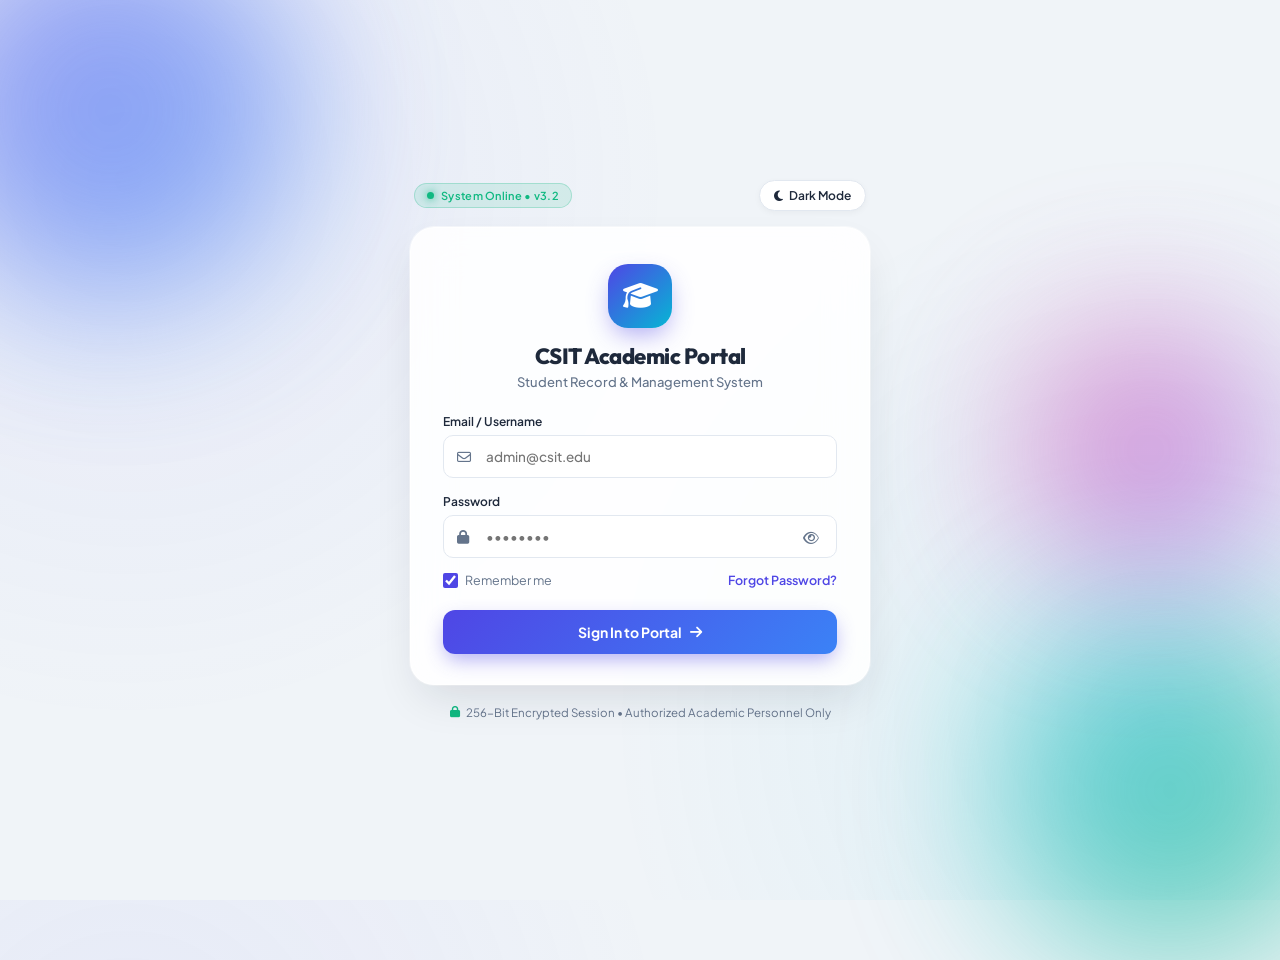
<file: login.html>
<!DOCTYPE html>
<html lang="en">
<head>
    <meta charset="UTF-8">
    <meta name="viewport" content="width=device-width, initial-scale=1.0">
    <title>Login | CSIT Department Academic Portal</title>
    
    <!-- Google Fonts -->
    <link rel="preconnect" href="https://fonts.googleapis.com">
    <link rel="preconnect" href="https://fonts.gstatic.com" crossorigin>
    <link href="https://fonts.googleapis.com/css2?family=Outfit:wght@500;600;700;800&family=Plus+Jakarta+Sans:wght@400;500;600;700;800&display=swap" rel="stylesheet">
    
    <!-- Font Awesome 6.4.0 -->
    <link rel="stylesheet" href="https://cdnjs.cloudflare.com/ajax/libs/font-awesome/6.4.0/css/all.min.css">
    
    <!-- External CSS -->
    <link rel="stylesheet" href="style.css">

    <!-- Immediate Auth Check: If already logged in, redirect straight to dashboard -->
    <script>
        try {
            if (localStorage.getItem("csit_portal_auth_user")) {
                window.location.replace("index.html");
            }
        } catch(e) {}
    </script>
</head>
<body class="login-body">

    <!-- Ambient Glowing Backdrop Orbs -->
    <div class="ambient-orb orb-1"></div>
    <div class="ambient-orb orb-2"></div>
    <div class="ambient-orb orb-3"></div>

    <!-- Toast Notification -->
    <div id="toast" class="toast"></div>

    <!-- Login Container -->
    <div class="login-container">
        
        <!-- Top Status Bar -->
        <div class="login-top-bar">
            <div class="login-status-pill">
                <span class="login-status-dot"></span>
                <span>System Online • v3.2</span>
            </div>
            <button class="login-theme-btn" id="loginThemeToggle" onclick="toggleLoginTheme()">
                <i class="fa-solid fa-moon"></i> <span>Dark Mode</span>
            </button>
        </div>

        <!-- Glassmorphism Login Card -->
        <div class="login-card" id="loginCard">
            
            <!-- Brand & Icon -->
            <div class="login-brand">
                <div class="login-icon-badge">
                    <i class="fa-solid fa-graduation-cap"></i>
                </div>
                <h1>CSIT Academic Portal</h1>
                <p>Student Record & Management System</p>
            </div>

            <!-- Authentication Form -->
            <form class="login-form" id="loginForm" onsubmit="handleLoginSubmit(event)">
                <input type="hidden" id="selectedRole" value="Administrator">

                <div class="form-field">
                    <label for="loginEmail">Email / Username</label>
                    <div class="input-icon-wrapper">
                        <input type="text" id="loginEmail" placeholder="admin@csit.edu" required autocomplete="username">
                        <i class="fa-regular fa-envelope field-icon"></i>
                    </div>
                </div>

                <div class="form-field">
                    <label for="loginPassword">Password</label>
                    <div class="input-icon-wrapper">
                        <input type="password" id="loginPassword" placeholder="••••••••" required autocomplete="current-password">
                        <i class="fa-solid fa-lock field-icon"></i>
                        <button type="button" class="toggle-password-btn" id="togglePasswordBtn" onclick="togglePasswordVisibility()" title="Show/Hide Password">
                            <i class="fa-regular fa-eye"></i>
                        </button>
                    </div>
                </div>

                <div class="form-options-row">
                    <label class="remember-label">
                        <input type="checkbox" id="rememberMe" checked>
                        <span>Remember me</span>
                    </label>
                    <a href="#" class="forgot-link" onclick="openForgotModal(event)">Forgot Password?</a>
                </div>

                <button type="submit" class="btn-login-submit" id="btnLoginSubmit">
                    <span id="btnSubmitText">Sign In to Portal</span>
                    <i class="fa-solid fa-arrow-right" id="btnSubmitIcon"></i>
                </button>
            </form>

        </div>

        <!-- Footer -->
        <div class="login-footer">
            <i class="fa-solid fa-lock"></i>
            <span>256-Bit Encrypted Session • Authorized Academic Personnel Only</span>
        </div>

    </div>

    <!-- Forgot Password Modal -->
    <div class="modal-overlay" id="forgotModal">
        <div class="modal-content" style="max-width: 480px;">
            <div class="modal-header">
                <h2><i class="fa-solid fa-key"></i> Password Recovery</h2>
                <span class="modal-close" onclick="closeForgotModal()">&times;</span>
            </div>
            <div style="padding: 10px 0 20px 0; font-size: 13.5px; line-height: 1.6; color: var(--text-main);">
                <p style="margin-bottom: 12px;">For security reasons in the CSIT Academic Portal, faculty and administrative passwords are reset through the departmental IT cell.</p>
                <div style="background: var(--bg-body); border: 1px solid var(--border-color); padding: 14px; border-radius: 10px; margin-bottom: 12px;">
                    <p style="font-weight: 700; margin-bottom: 4px;"><i class="fa-solid fa-building-columns"></i> Department IT Contact:</p>
                    <p><i class="fa-solid fa-envelope"></i> it-support@csitportal.edu.in</p>
                    <p><i class="fa-solid fa-phone"></i> +91 22 2548 7900 (Ext. 204)</p>
                </div>
            </div>
            <div class="modal-footer" style="margin-top: 10px;">
                <button type="button" class="btn-cancel" onclick="closeForgotModal()">Close</button>
            </div>
        </div>
    </div>

    <!-- External Login Logic -->
    <script src="login.js"></script>
</body>
</html>
</file>
<file: style.css>
@import url('https://fonts.googleapis.com/css2?family=Plus+Jakarta+Sans:wght@400;500;600;700;800&family=Outfit:wght@500;600;700;800&display=swap');

* {
    margin: 0;
    padding: 0;
    box-sizing: border-box;
    font-family: 'Plus Jakarta Sans', -apple-system, BlinkMacSystemFont, 'Segoe UI', Roboto, sans-serif;
}

:root {
    --bg-body: #f0f4f8;
    --bg-card: #ffffff;
    --text-main: #1e293b;
    --text-sub: #64748b;
    --border-color: #e2e8f0;
    --header-bg: #0d1b2a;
    --header-text: #ffffff;
    --table-header-bg: #f8fafc;
    --primary: #4f46e5;
    --primary-hover: #4338ca;
    --primary-glow: rgba(79, 70, 229, 0.25);
    --accent: #06b6d4;
}

body.dark-mode {
    --bg-body: #0b1120;
    --bg-card: #151e32;
    --text-main: #f8fafc;
    --text-sub: #94a3b8;
    --border-color: #243049;
    --header-bg: #030712;
    --header-text: #f8fafc;
    --table-header-bg: #1e293b;
    --primary: #6366f1;
    --primary-hover: #4f46e5;
    --primary-glow: rgba(99, 102, 241, 0.35);
}

body {
    background-color: var(--bg-body);
    color: var(--text-main);
    transition: background-color 0.3s, color 0.3s;
}

/* Toast Notifications */
.toast {
    position: fixed;
    top: 20px;
    right: 20px;
    padding: 12px 20px;
    background: #10b981;
    color: white;
    font-weight: 600;
    border-radius: 8px;
    box-shadow: 0 4px 12px rgba(0,0,0,0.15);
    z-index: 2000;
    display: none;
    animation: fadeIn 0.3s ease-in-out;
}

@keyframes fadeIn {
    from { opacity: 0; transform: translateY(-10px); }
    to { opacity: 1; transform: translateY(0); }
}

/* Header */
header {
    background-color: var(--header-bg);
    color: var(--header-text);
    padding: 15px 30px;
    display: flex;
    justify-content: space-between;
    align-items: center;
}

.header-title {
    display: flex;
    align-items: center;
    gap: 15px;
}

.header-title i {
    font-size: 28px;
    background-color: #1b263b;
    padding: 10px;
    border-radius: 8px;
    color: #00b4d8;
}

.header-title h1 {
    font-size: 20px;
    font-weight: 600;
}

.header-title p {
    font-size: 12px;
    color: #a0aec0;
}

.header-actions {
    display: flex;
    align-items: center;
    gap: 10px;
}

.header-actions button {
    border: none;
    padding: 8px 14px;
    border-radius: 6px;
    cursor: pointer;
    font-size: 13px;
    font-weight: 600;
    display: flex;
    align-items: center;
    gap: 6px;
    transition: transform 0.15s, opacity 0.15s, background-color 0.2s;
}

.header-actions button:hover {
    opacity: 0.92;
    transform: translateY(-1px);
}

.btn-theme { background: #3b82f6; color: white; }
.btn-excel { background: #107c41; color: white; }
.btn-csv { background: #d97706; color: white; }
.btn-trash { background: #ef4444; color: white; position: relative; }
.btn-logout { background: #dc2626; color: white; }

.user-pill {
    display: flex;
    align-items: center;
    gap: 9px;
    background: rgba(255, 255, 255, 0.08);
    border: 1px solid rgba(255, 255, 255, 0.18);
    padding: 5px 12px;
    border-radius: 24px;
    color: var(--header-text);
}

.user-pill i {
    font-size: 20px;
    color: #38bdf8;
}

.user-pill-text {
    display: flex;
    flex-direction: column;
    text-align: left;
    line-height: 1.15;
}

.user-pill-name {
    font-size: 12px;
    font-weight: 700;
}

.user-pill-role {
    font-size: 10px;
    color: #94a3b8;
    text-transform: uppercase;
    letter-spacing: 0.5px;
}

.btn-trash .badge {
    background: white;
    color: #ef4444;
    padding: 2px 6px;
    border-radius: 10px;
    font-size: 11px;
}

/* Container */
.container {
    max-width: 1280px;
    margin: 25px auto;
    padding: 0 15px;
}

/* Analytics Stats Grid */
.stats-grid {
    display: grid;
    grid-template-columns: repeat(auto-fit, minmax(220px, 1fr));
    gap: 20px;
    margin-bottom: 25px;
}

.stat-card {
    background: var(--bg-card);
    padding: 20px;
    border-radius: 12px;
    display: flex;
    justify-content: space-between;
    align-items: center;
    box-shadow: 0 2px 10px rgba(0,0,0,0.03);
    border: 1px solid var(--border-color);
}

.stat-info h3 {
    font-size: 11px;
    color: var(--text-sub);
    text-transform: uppercase;
    letter-spacing: 0.5px;
    margin-bottom: 6px;
}

.stat-info .value {
    font-size: 24px;
    font-weight: bold;
    color: var(--text-main);
    margin-bottom: 4px;
}

.stat-info .sub-text {
    font-size: 12px;
    font-weight: 600;
}

.sub-text.green { color: #10b981; }
.sub-text.orange { color: #f59e0b; }
.sub-text.red { color: #ef4444; }

.stat-icon {
    width: 48px;
    height: 48px;
    border-radius: 10px;
    display: flex;
    align-items: center;
    justify-content: center;
    font-size: 20px;
}

.stat-icon.blue { background-color: #e0f2fe; color: #0284c7; }
.stat-icon.yellow { background-color: #fef3c7; color: #d97706; }
.stat-icon.green { background-color: #d1fae5; color: #059669; }
.stat-icon.red { background-color: #fee2e2; color: #dc2626; }

/* Interactive Charts */
.charts-grid {
    display: grid;
    grid-template-columns: 1fr 1fr;
    gap: 20px;
    margin-bottom: 25px;
}

@media(max-width: 768px) {
    .charts-grid { grid-template-columns: 1fr; }
}

.chart-card {
    background: var(--bg-card);
    padding: 20px;
    border-radius: 12px;
    border: 1px solid var(--border-color);
    box-shadow: 0 2px 10px rgba(0,0,0,0.03);
}

.chart-card h3 {
    font-size: 14px;
    margin-bottom: 15px;
    color: var(--text-main);
    display: flex;
    align-items: center;
    gap: 8px;
}

.chart-container {
    position: relative;
    height: 220px;
    width: 100%;
}

/* Search & Multi Filters */
.controls-card {
    background: var(--bg-card);
    padding: 18px;
    border-radius: 12px;
    margin-bottom: 20px;
    border: 1px solid var(--border-color);
    box-shadow: 0 2px 10px rgba(0,0,0,0.03);
    display: flex;
    flex-direction: column;
    gap: 15px;
}

.search-row {
    display: flex;
    gap: 15px;
    justify-content: space-between;
}

.search-box {
    position: relative;
    flex: 1;
}

.search-box i {
    position: absolute;
    left: 12px;
    top: 50%;
    transform: translateY(-50%);
    color: var(--text-sub);
}

.search-box input {
    width: 100%;
    padding: 10px 12px 10px 38px;
    border: 1px solid var(--border-color);
    border-radius: 6px;
    outline: none;
    background: var(--bg-body);
    color: var(--text-main);
}

.filters-row {
    display: flex;
    gap: 10px;
    flex-wrap: wrap;
}

.select-filter {
    padding: 8px 12px;
    border: 1px solid var(--border-color);
    border-radius: 6px;
    outline: none;
    background: var(--bg-body);
    color: var(--text-main);
}

.btn-add {
    background: #0284c7;
    color: white;
    border: none;
    padding: 10px 18px;
    border-radius: 6px;
    cursor: pointer;
    font-weight: 600;
    display: flex;
    align-items: center;
    gap: 6px;
}

.btn-reset {
    background: var(--border-color);
    color: var(--text-main);
    border: none;
    padding: 8px 16px;
    border-radius: 6px;
    cursor: pointer;
    font-weight: 600;
}

/* Table Section */
.table-card {
    background: var(--bg-card);
    border-radius: 12px;
    overflow-x: auto;
    border: 1px solid var(--border-color);
    box-shadow: 0 2px 10px rgba(0,0,0,0.03);
}

table {
    width: 100%;
    border-collapse: collapse;
    text-align: left;
    min-width: 900px;
}

th {
    background-color: var(--table-header-bg);
    padding: 12px 16px;
    font-size: 11px;
    font-weight: 700;
    color: var(--text-sub);
    text-transform: uppercase;
    border-bottom: 2px solid var(--border-color);
}

th.sortable {
    cursor: pointer;
    user-select: none;
}

th.sortable:hover {
    color: #0284c7;
}

td {
    padding: 12px 16px;
    border-bottom: 1px solid var(--border-color);
    font-size: 13px;
    color: var(--text-main);
}

.student-name { font-weight: 700; }
.student-sub { font-size: 11px; color: var(--text-sub); margin-top: 2px; }

.badge-course {
    background: var(--bg-body);
    border: 1px solid var(--border-color);
    padding: 4px 8px;
    border-radius: 4px;
    font-size: 11px;
}

.badge-grade {
    padding: 3px 8px;
    border-radius: 12px;
    font-size: 11px;
    font-weight: bold;
    display: inline-block;
}

.badge-grade.o { background-color: #d1fae5; color: #065f46; }
.badge-grade.a-plus { background-color: #e0f2fe; color: #0369a1; }
.badge-grade.a { background-color: #fef3c7; color: #92400e; }
.badge-grade.b-plus { background-color: #fee2e2; color: #991b1b; }

.actions-cell {
    display: flex;
    gap: 12px;
    color: var(--text-sub);
}

.actions-cell i {
    cursor: pointer;
    font-size: 14px;
}

.actions-cell i:hover { color: #0284c7; }
.actions-cell i.fa-trash-can:hover { color: #ef4444; }

/* Pagination Controls */
.pagination-card {
    background: var(--bg-card);
    padding: 15px 20px;
    border-radius: 12px;
    margin-top: 15px;
    border: 1px solid var(--border-color);
    display: flex;
    justify-content: space-between;
    align-items: center;
    flex-wrap: wrap;
    gap: 10px;
}

.per-page-selector label { font-size: 12px; color: var(--text-sub); }
.per-page-selector select {
    padding: 4px 8px;
    border-radius: 4px;
    border: 1px solid var(--border-color);
    background: var(--bg-body);
    color: var(--text-main);
}

.page-info { font-size: 12px; color: var(--text-sub); }

.pagination-buttons {
    display: flex;
    align-items: center;
    gap: 8px;
}

.pagination-buttons button {
    padding: 6px 12px;
    border: 1px solid var(--border-color);
    background: var(--bg-body);
    color: var(--text-main);
    border-radius: 4px;
    cursor: pointer;
    font-size: 12px;
}

.pagination-buttons button:disabled {
    opacity: 0.5;
    cursor: not-allowed;
}

.page-num {
    font-weight: bold;
    padding: 0 8px;
}

/* Modals */
.modal-overlay {
    position: fixed;
    top: 0; left: 0;
    width: 100%; height: 100%;
    background: rgba(0, 0, 0, 0.6);
    display: none;
    justify-content: center;
    align-items: center;
    z-index: 1000;
}

.modal-content {
    background: var(--bg-card);
    color: var(--text-main);
    width: 90%;
    max-width: 650px;
    border-radius: 12px;
    padding: 25px;
    box-shadow: 0 5px 20px rgba(0,0,0,0.3);
    max-height: 90vh;
    overflow-y: auto;
}

.modal-header {
    display: flex;
    justify-content: space-between;
    align-items: center;
    margin-bottom: 20px;
    border-bottom: 1px solid var(--border-color);
    padding-bottom: 10px;
}

.modal-close {
    font-size: 24px;
    cursor: pointer;
    color: var(--text-sub);
}

.form-grid {
    display: grid;
    grid-template-columns: 1fr 1fr;
    gap: 15px;
}

.form-group {
    display: flex;
    flex-direction: column;
    gap: 5px;
}

.form-group.full-width { grid-column: span 2; }

.form-group label {
    font-size: 12px;
    font-weight: 600;
    color: var(--text-sub);
}

.form-group input, .form-group select {
    padding: 8px 12px;
    border: 1px solid var(--border-color);
    border-radius: 6px;
    outline: none;
    background: var(--bg-body);
    color: var(--text-main);
    font-size: 13px;
}

.modal-footer {
    margin-top: 20px;
    display: flex;
    justify-content: flex-end;
    gap: 10px;
}

.btn-submit {
    background: #0284c7;
    color: white;
    border: none;
    padding: 8px 20px;
    border-radius: 6px;
    cursor: pointer;
    font-weight: 600;
}

.btn-cancel {
    background: var(--border-color);
    color: var(--text-main);
    border: none;
    padding: 8px 20px;
    border-radius: 6px;
    cursor: pointer;
    font-weight: 600;
}

/* ==========================================================================
   AUTHENTICATION & LOGIN PAGE STYLING
   ========================================================================== */

.login-body {
    min-height: 100vh;
    display: flex;
    align-items: center;
    justify-content: center;
    position: relative;
    overflow-x: hidden;
    padding: 24px 16px;
    background: radial-gradient(circle at 10% 20%, rgba(99, 102, 241, 0.08) 0%, transparent 40%),
                radial-gradient(circle at 90% 80%, rgba(6, 182, 212, 0.08) 0%, transparent 40%),
                var(--bg-body);
    transition: background 0.3s ease, color 0.3s ease;
}

/* Ambient Floating Glow Orbs */
.ambient-orb {
    position: absolute;
    border-radius: 50%;
    filter: blur(80px);
    pointer-events: none;
    z-index: 0;
    opacity: 0.6;
    animation: orbFloat 14s infinite alternate ease-in-out;
}

.orb-1 {
    width: 380px;
    height: 380px;
    background: linear-gradient(135deg, #6366f1, #3b82f6);
    top: -80px;
    left: -80px;
}

.orb-2 {
    width: 340px;
    height: 340px;
    background: linear-gradient(135deg, #06b6d4, #10b981);
    bottom: -60px;
    right: -60px;
    animation-delay: -5s;
}

.orb-3 {
    width: 250px;
    height: 250px;
    background: linear-gradient(135deg, #ec4899, #8b5cf6);
    top: 50%;
    left: 80%;
    transform: translateY(-50%);
    animation-delay: -8s;
}

@keyframes orbFloat {
    0% { transform: translate(0, 0) scale(1); }
    50% { transform: translate(30px, 40px) scale(1.08); }
    100% { transform: translate(-20px, 20px) scale(0.95); }
}

/* Login Wrapper & Container */
.login-container {
    position: relative;
    z-index: 2;
    width: 100%;
    max-width: 460px;
    margin: 0 auto;
}

.login-top-bar {
    display: flex;
    justify-content: space-between;
    align-items: center;
    margin-bottom: 16px;
    padding: 0 4px;
}

.login-status-pill {
    display: inline-flex;
    align-items: center;
    gap: 7px;
    font-size: 11px;
    font-weight: 600;
    padding: 5px 12px;
    border-radius: 20px;
    background: rgba(16, 185, 129, 0.12);
    color: #10b981;
    border: 1px solid rgba(16, 185, 129, 0.25);
    letter-spacing: 0.3px;
}

.login-status-dot {
    width: 7px;
    height: 7px;
    background: #10b981;
    border-radius: 50%;
    box-shadow: 0 0 8px #10b981;
    animation: statusPulse 2s infinite;
}

@keyframes statusPulse {
    0%, 100% { opacity: 1; transform: scale(1); }
    50% { opacity: 0.5; transform: scale(0.85); }
}

.login-theme-btn {
    background: var(--bg-card);
    border: 1px solid var(--border-color);
    color: var(--text-main);
    padding: 7px 14px;
    border-radius: 20px;
    font-size: 12px;
    font-weight: 600;
    cursor: pointer;
    display: flex;
    align-items: center;
    gap: 6px;
    box-shadow: 0 2px 6px rgba(0,0,0,0.04);
    transition: all 0.2s ease;
}

.login-theme-btn:hover {
    background: var(--border-color);
    transform: translateY(-1px);
}

/* Glassmorphism Card */
.login-card {
    background: rgba(255, 255, 255, 0.88);
    backdrop-filter: blur(20px);
    -webkit-backdrop-filter: blur(20px);
    border: 1px solid rgba(255, 255, 255, 0.7);
    border-radius: 24px;
    padding: 36px 32px 30px;
    box-shadow: 0 20px 45px -10px rgba(15, 23, 42, 0.12),
                0 0 0 1px rgba(255, 255, 255, 0.5);
    transition: background 0.3s, border 0.3s, box-shadow 0.3s;
}

body.dark-mode .login-card {
    background: rgba(21, 30, 50, 0.85);
    border: 1px solid rgba(255, 255, 255, 0.08);
    box-shadow: 0 25px 50px -12px rgba(0, 0, 0, 0.45),
                0 0 0 1px rgba(255, 255, 255, 0.05);
}

/* Card Brand Header */
.login-brand {
    text-align: center;
    margin-bottom: 24px;
}

.login-icon-badge {
    display: inline-flex;
    align-items: center;
    justify-content: center;
    width: 64px;
    height: 64px;
    border-radius: 20px;
    background: linear-gradient(135deg, #4f46e5, #06b6d4);
    color: white;
    font-size: 28px;
    box-shadow: 0 10px 25px -4px rgba(79, 70, 229, 0.45);
    margin-bottom: 14px;
    position: relative;
}

.login-brand h1 {
    font-size: 22px;
    font-weight: 800;
    color: var(--text-main);
    letter-spacing: -0.5px;
    margin-bottom: 4px;
    font-family: 'Outfit', sans-serif;
}

.login-brand p {
    font-size: 13px;
    color: var(--text-sub);
    font-weight: 500;
}

/* Role Selector Segmented Control */
.role-tabs-container {
    margin-bottom: 22px;
}

.role-tabs-label {
    display: block;
    font-size: 11px;
    font-weight: 700;
    text-transform: uppercase;
    letter-spacing: 0.6px;
    color: var(--text-sub);
    margin-bottom: 8px;
}

.role-tabs {
    display: grid;
    grid-template-columns: repeat(3, 1fr);
    background: var(--bg-body);
    padding: 4px;
    border-radius: 12px;
    border: 1px solid var(--border-color);
    gap: 4px;
}

.role-tab {
    background: transparent;
    border: none;
    padding: 8px 6px;
    border-radius: 9px;
    font-size: 12px;
    font-weight: 600;
    color: var(--text-sub);
    cursor: pointer;
    transition: all 0.2s ease;
    display: flex;
    align-items: center;
    justify-content: center;
    gap: 5px;
}

.role-tab:hover {
    color: var(--text-main);
}

.role-tab.active {
    background: var(--bg-card);
    color: var(--primary);
    box-shadow: 0 2px 8px rgba(0, 0, 0, 0.08);
}

body.dark-mode .role-tab.active {
    background: #1e293b;
    color: #818cf8;
    box-shadow: 0 2px 8px rgba(0, 0, 0, 0.3);
}

/* Login Form Styles */
.login-form {
    display: flex;
    flex-direction: column;
    gap: 16px;
}

.form-field {
    display: flex;
    flex-direction: column;
    gap: 6px;
}

.form-field label {
    font-size: 12px;
    font-weight: 600;
    color: var(--text-main);
}

.input-icon-wrapper {
    position: relative;
    display: flex;
    align-items: center;
}

.input-icon-wrapper i.field-icon {
    position: absolute;
    left: 14px;
    color: var(--text-sub);
    font-size: 14px;
    pointer-events: none;
    transition: color 0.2s;
}

.input-icon-wrapper input {
    width: 100%;
    padding: 12px 14px 12px 42px;
    border-radius: 10px;
    border: 1.5px solid var(--border-color);
    background: var(--bg-card);
    color: var(--text-main);
    font-size: 13.5px;
    font-weight: 500;
    outline: none;
    transition: border-color 0.2s, box-shadow 0.2s;
}

.input-icon-wrapper input:focus {
    border-color: var(--primary);
    box-shadow: 0 0 0 3.5px var(--primary-glow);
}

.input-icon-wrapper input:focus + i.field-icon,
.input-icon-wrapper:focus-within i.field-icon {
    color: var(--primary);
}

.toggle-password-btn {
    position: absolute;
    right: 12px;
    background: none;
    border: none;
    color: var(--text-sub);
    cursor: pointer;
    padding: 6px;
    font-size: 14px;
    border-radius: 6px;
    transition: color 0.2s;
}

.toggle-password-btn:hover {
    color: var(--text-main);
}

/* Remember Me & Forgot Password Row */
.form-options-row {
    display: flex;
    justify-content: space-between;
    align-items: center;
    font-size: 12.5px;
    margin-top: -2px;
}

.remember-label {
    display: inline-flex;
    align-items: center;
    gap: 7px;
    cursor: pointer;
    color: var(--text-sub);
    user-select: none;
}

.remember-label input[type="checkbox"] {
    accent-color: var(--primary);
    cursor: pointer;
    width: 15px;
    height: 15px;
}

.forgot-link {
    color: var(--primary);
    text-decoration: none;
    font-weight: 600;
    transition: opacity 0.2s;
}

.forgot-link:hover {
    text-decoration: underline;
    opacity: 0.85;
}

/* Main Login Submit Button */
.btn-login-submit {
    margin-top: 6px;
    width: 100%;
    padding: 13px;
    border: none;
    border-radius: 12px;
    background: linear-gradient(135deg, #4f46e5, #3b82f6);
    color: white;
    font-size: 14px;
    font-weight: 700;
    cursor: pointer;
    display: flex;
    align-items: center;
    justify-content: center;
    gap: 8px;
    box-shadow: 0 8px 20px -3px rgba(79, 70, 229, 0.45);
    transition: transform 0.15s, box-shadow 0.2s, background 0.2s;
}

.btn-login-submit:hover {
    transform: translateY(-2px);
    box-shadow: 0 12px 24px -2px rgba(79, 70, 229, 0.55);
}

.btn-login-submit:active {
    transform: translateY(0);
}

.btn-login-submit:disabled {
    opacity: 0.7;
    cursor: not-allowed;
    transform: none;
}

/* Demo Credentials Section */
.demo-credentials-box {
    margin-top: 24px;
    padding-top: 20px;
    border-top: 1px dashed var(--border-color);
}

.demo-title {
    display: flex;
    align-items: center;
    justify-content: space-between;
    font-size: 11px;
    font-weight: 700;
    text-transform: uppercase;
    letter-spacing: 0.5px;
    color: var(--text-sub);
    margin-bottom: 10px;
}

.demo-chips {
    display: flex;
    gap: 8px;
    flex-wrap: wrap;
}

.demo-chip {
    flex: 1;
    min-width: 110px;
    background: var(--bg-body);
    border: 1px solid var(--border-color);
    color: var(--text-main);
    padding: 7px 10px;
    border-radius: 8px;
    font-size: 11.5px;
    font-weight: 600;
    cursor: pointer;
    display: flex;
    align-items: center;
    justify-content: center;
    gap: 6px;
    transition: all 0.2s;
}

.demo-chip:hover {
    border-color: var(--primary);
    background: var(--bg-card);
    transform: translateY(-1px);
    box-shadow: 0 2px 6px rgba(0, 0, 0, 0.05);
}

.demo-chip i {
    color: var(--primary);
}

/* Footer Copyright & Security Notice */
.login-footer {
    text-align: center;
    margin-top: 20px;
    font-size: 11.5px;
    color: var(--text-sub);
    display: flex;
    align-items: center;
    justify-content: center;
    gap: 6px;
}

.login-footer i {
    color: #10b981;
}

/* Simple Shake Animation on Validation Error */
.shake {
    animation: shakeError 0.4s ease-in-out;
}

@keyframes shakeError {
    0%, 100% { transform: translateX(0); }
    20%, 60% { transform: translateX(-6px); }
    40%, 80% { transform: translateX(6px); }
}

@media (max-width: 500px) {
    .login-card {
        padding: 26px 20px 22px;
        border-radius: 18px;
    }
    .role-tabs {
        grid-template-columns: 1fr;
    }
    .demo-chips {
        flex-direction: column;
    }
}
</file>
